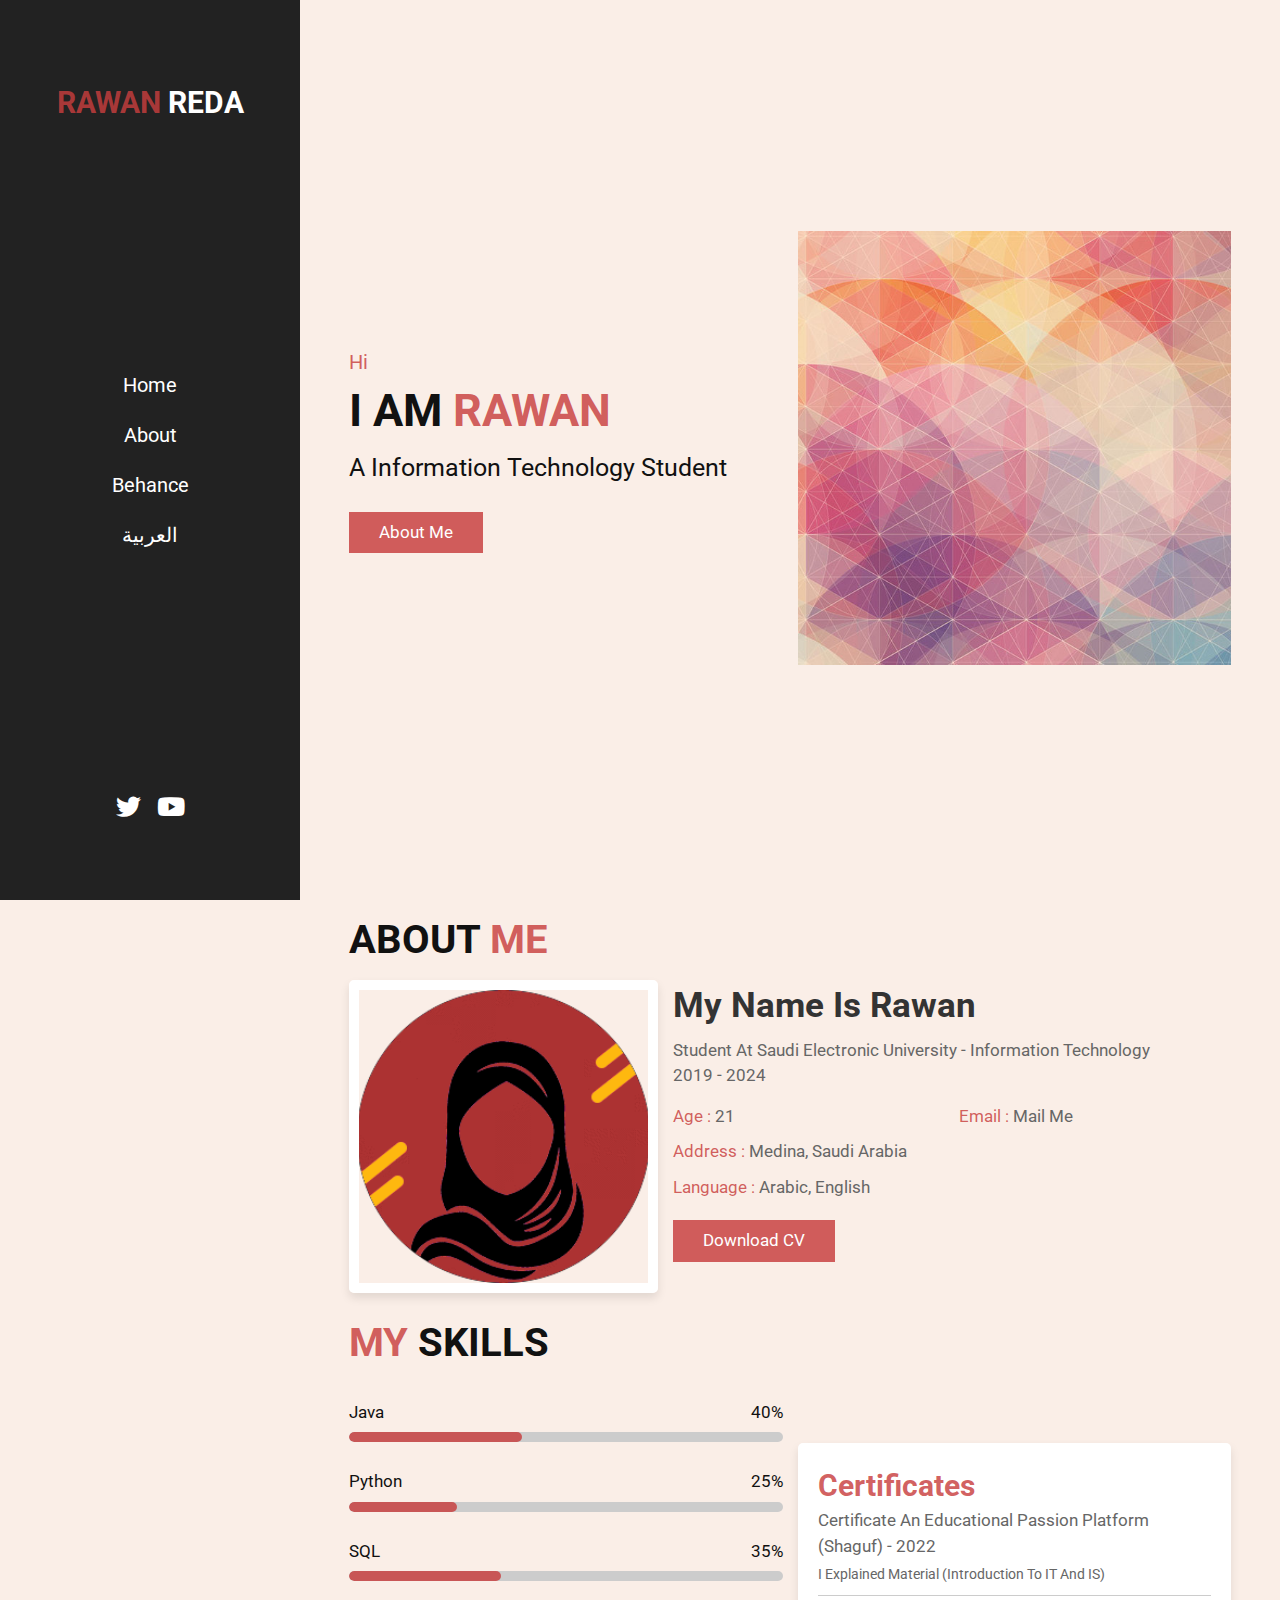
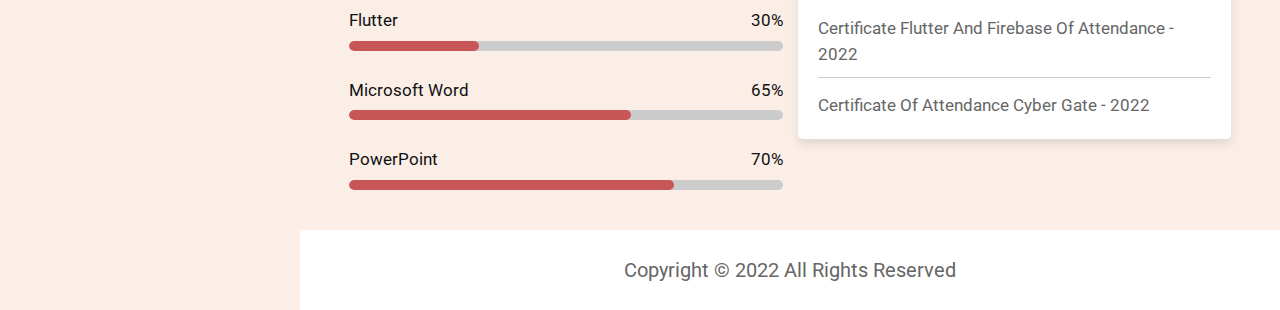
<file: index.html>
<!DOCTYPE html>
<html lang="en">
<head>
    <meta charset="UTF-8">
    <meta http-equiv="X-UA-Compatible" content="IE=edge">
    <meta name="viewport" content="width=device-width, initial-scale=1.0">
    <title>Rawan Reda</title>
    <link rel="stylesheet" href="https://cdnjs.cloudflare.com/ajax/libs/font-awesome/5.15.3/css/all.min.css">
    <link rel="stylesheet" href="style.css">

</head>
<body>

<div id="menu-bars" class="fas fa-bars"></div>
    
<!-- header   -->

<header>

    <a href="#" class="logo"> <span>Rawan</span> Reda</a>

    <nav class="navbar">
        <a href="#home">home</a>
        <a href="#about">about</a>
        <a href="https://www.behance.net/rawanreda4">behance</a>
        <a href="indexAr.html">العربية</a>
    </nav>

    <div class="follow">
        <a href="https://twitter.com/princess3t7" class="fab fa-twitter"></a>
        <a href="https://www.youtube.com/@Princess.133/about" class="fab fa-youtube"></a>
    </div>

</header>

<!-- header -->

<!-- Home  -->

<section class="home" id="home">

    <div class="content">
        <span class="hi"> hi </span>
        <h3> i am <span> Rawan </span> </h3>
        <p class="info">A Information Technology Student</p>
        <p class="text"></p>
        <a href="#about" class="btn">about me</a>
    </div>

   <div class="image">
        <img src="i.jpg">
    </div>

</section>

<!-- Home -->

<!-- About  -->

<section class="about" id="about">

<h1 class="heading"> about <span> me </span> </h1>

<div class="row-1">

    <div class="image">
        <img src="icon.png">
    </div>

    <div class="content">
        <h3> my name is Rawan</h3>
        <p>student at Saudi Electronic University - Information Technology <br> 2019 - 2024</p>
        <div class="box-container">
            <div class="box">
                <p> <span> age : </span> 21 </p>
                <p> <span> Address : </span> Medina, Saudi Arabia </p>
                <p> <span> language : </span> Arabic, English </p>
            </div>
            <div class="box">
                <p> <span> email : </span> <a href="mailto:Rawanreda12345678@gmail.com" style="color: #666;">Mail Me</a> </p>
        
            </div>
        </div>
        <a href="CV.pdf" class="btn" download="CV">download CV</a>
    </div>

</div>

<h1 class="heading"> <span> my </span> skills </h1>

<div class="row-2">

    <div class="skills">
        <div class="progress">
            <h3> Java <span> 40% </span> </h3>
            <div class="bar"> <span></span> </div>
        </div>
        <div class="progress">
            <h3> Python <span> 25% </span> </h3>
            <div class="bar"> <span></span> </div>
        </div>
        <div class="progress">
            <h3> SQL  <span> 35% </span> </h3>
            <div class="bar"> <span></span> </div>
        </div> 
        <div class="progress">
            <h3> Flutter  <span> 30% </span> </h3>
            <div class="bar"> <span></span> </div>
        </div> 
        <div class="progress">
            <h3> Microsoft Word  <span> 65% </span> </h3>
            <div class="bar"> <span></span> </div>
        </div> 
        <div class="progress">
            <h3> PowerPoint  <span> 70% </span> </h3>
            <div class="bar"> <span></span> </div>
        </div> 

    </div>

    <div class="box-container">

        <div class="box">
            <h3>Certificates</h3>

            <p>certificate An educational passion platform (Shaguf) - 2022</p>
            <p style="font-size: 14px;"> I explained material (introduction to IT and IS)</p>
            <br>
            <p>certificate flutter and firebase of attendance - 2022</p>
            <br>
            <p>Certificate of attendance Cyber Gate - 2022</p>
        </div>

    </div>

</div>

</section>

<!-- About  -->



<!-- footer -->
<footer class="footer">  Copyright © 2022 All rights reserved  </footer>



<script>

let menu = document.querySelector('#menu-bars');
let header = document.querySelector('header');

menu.onclick = () =>{
    menu.classList.toggle('fa-times');
    header.classList.toggle('active');
}

window.onscroll = () =>{
    menu.classList.remove('fa-times');
    header.classList.remove('active');
}

</script>

</body>
</html>
</file>
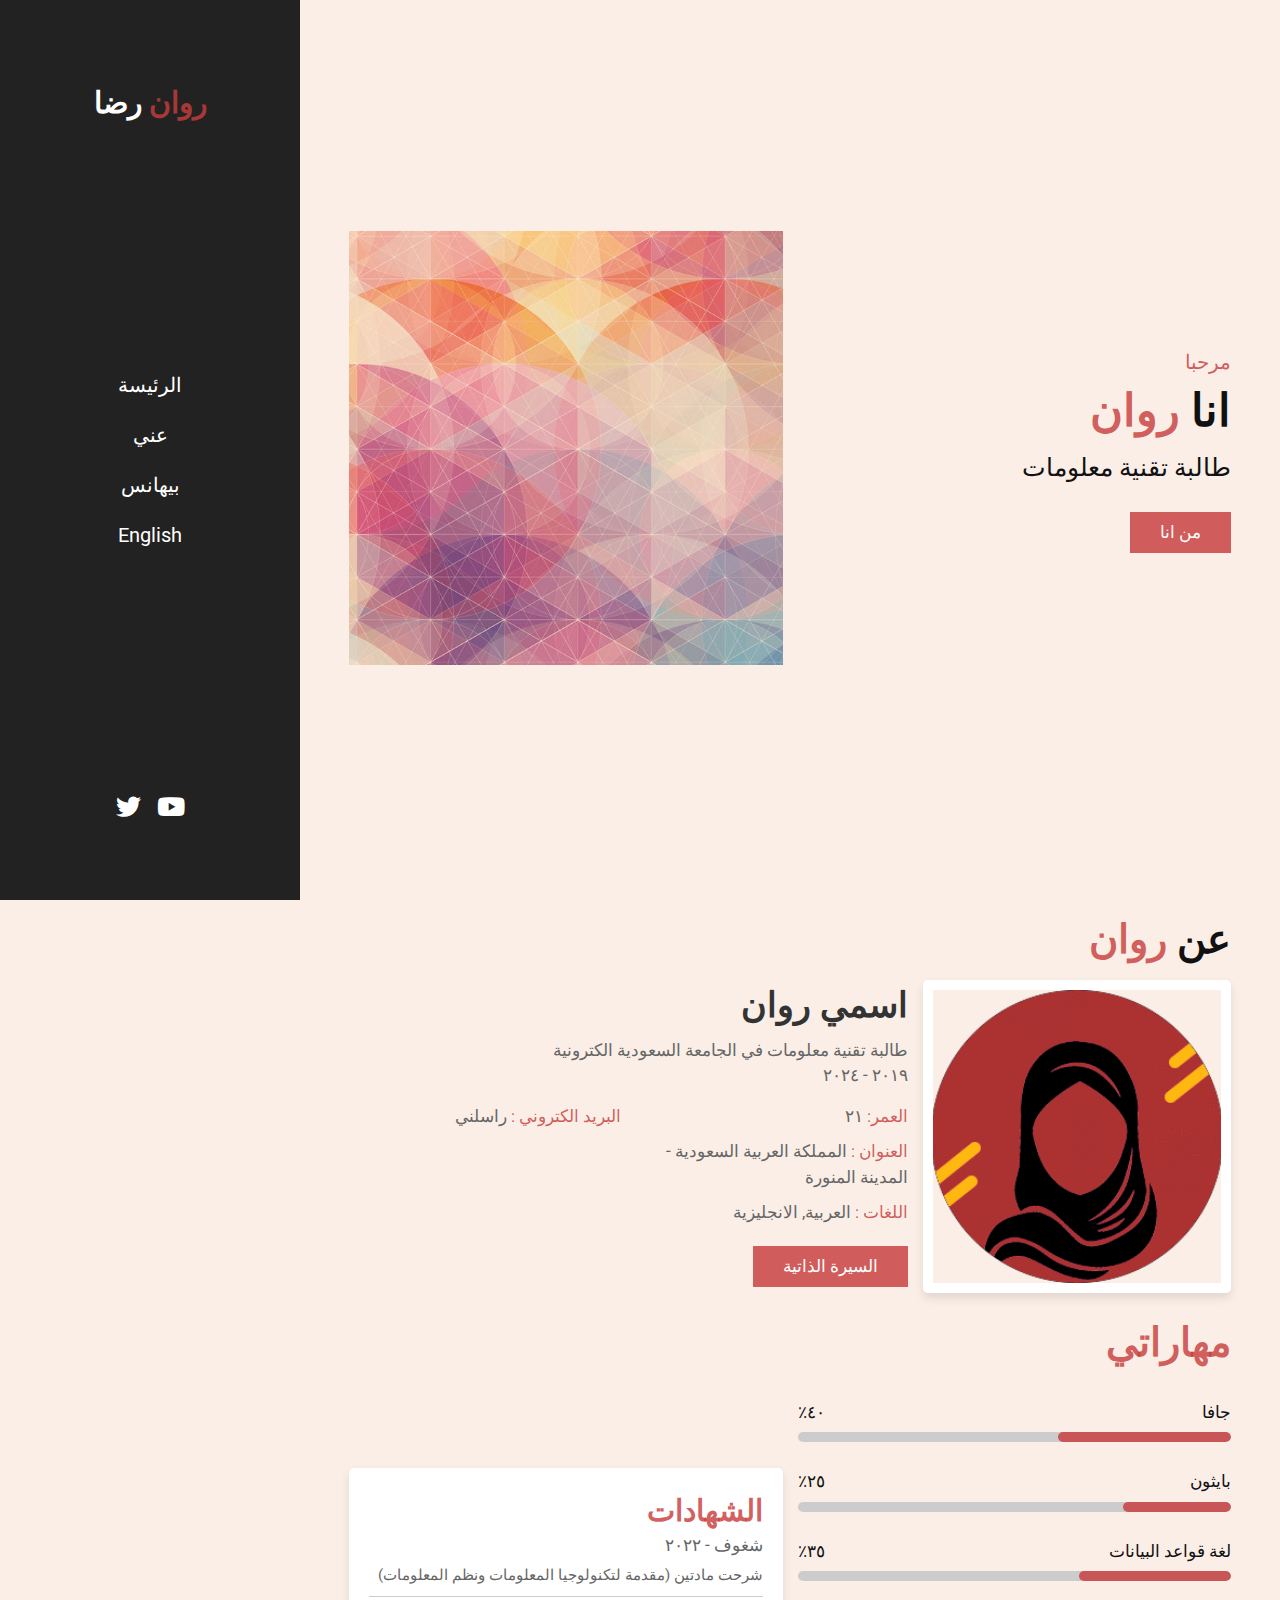
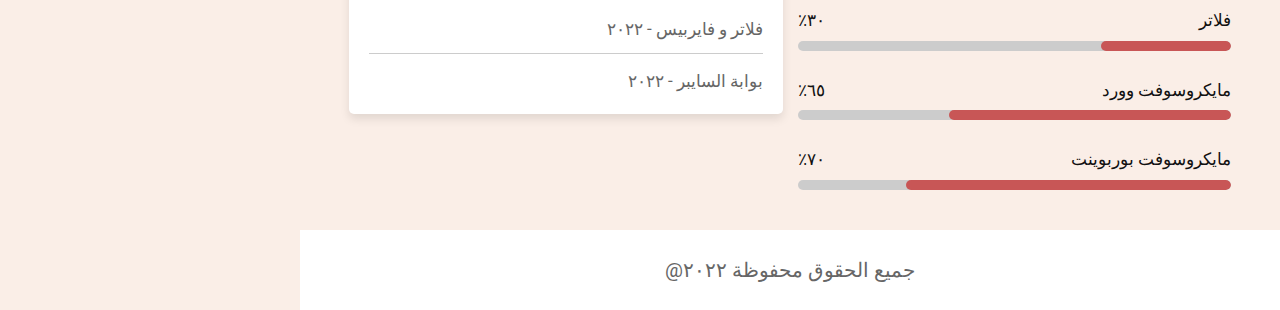
<file: indexAr.html>
<!DOCTYPE html>
<html lang="en">
<head>
    <meta charset="UTF-8">
    <meta http-equiv="X-UA-Compatible" content="IE=edge">
    <meta name="viewport" content="width=device-width, initial-scale=1.0">
    <title>روان رضا</title>
    <link rel="stylesheet" href="https://cdnjs.cloudflare.com/ajax/libs/font-awesome/5.15.3/css/all.min.css">
    <link rel="stylesheet" href="style.css">
    <link rel="preconnect" href="https://fonts.googleapis.com">
    <link rel="preconnect" href="https://fonts.gstatic.com" crossorigin>
    <link href="https://fonts.googleapis.com/css2?family=Tajawal:wght@200;300;400;500&display=swap" rel="stylesheet">
</head>
<body dir="rtl" style="font-family: 'Tajawal', sans-serif;
;">

<div id="menu-bars" class="fas fa-bars"></div>
    
<!-- header   -->

<header>

    <a href="#" class="logo"> <span>روان</span> رضا</a>

    <nav class="navbar">
        <a href="#home">الرئيسة</a>
        <a href="#about">عني</a>
        <a href="https://www.behance.net/rawanreda4">بيهانس</a>
        <a href="index.html">English</a>
    </nav>

    <div class="follow" dir="ltr">
        <a href="https://twitter.com/princess3t7" class="fab fa-twitter"></a>
        <a href="https://www.youtube.com/@Princess.133/about" class="fab fa-youtube"></a>
    </div>

</header>

<!-- header -->

<!-- Home  -->

<section class="home" id="home">

    <div class="content">
        <span class="hi">مرحبا </span>
        <h3>انا <span> روان </span></h3>
        <p class="info">طالبة تقنية معلومات</p>
        <p class="text"></p>
        <a href="#about" class="btn">من انا</a>
    </div>

   <div class="image">
        <img src="i.jpg">
    </div>

</section>

<!-- Home -->

<!-- About  -->

<section class="about" id="about">

<h1 class="heading"> عن  <span> روان </span> </h1>

<div class="row-1">

    <div class="image">
        <img src="icon.png">
    </div>

    <div class="content">
        <h3>اسمي روان</h3>
        <p>طالبة تقنية معلومات في الجامعة السعودية الكترونية<br> ٢٠١٩ - ٢٠٢٤</p>
        <div class="box-container">
            <div class="box" >
                <p> <span> العمر: </span>  ٢١</p>
                <p> <span> العنوان : </span> المملكة العربية السعودية - المدينة المنورة</p>
                <p> <span> اللغات : </span> العربية, الانجليزية </p>
            </div>
            <div class="box">
                <p> <span> البريد الكتروني :  </span> <a href="mailto:Rawanreda12345678@gmail.com" style="color: #666;">راسلني</a> </p>
        
            </div>
        </div>
        <a  href="CV.pdf" class="btn" download="CV"> السيرة الذاتية</a>
    </div>

</div>

<h1 class="heading"> <span> مهاراتي </span> </h1>

<div class="row-2">
   
    <div class="skills">
        <div class="progress">
            <h3> جافا <span> ٤٠٪</span> </h3>
            <div class="bar"> <span></span> </div>
        </div>
        <div class="progress">
            <h3> بايثون <span> ٢٥٪</span> </h3>
            <div class="bar"> <span></span> </div>
        </div>
        <div class="progress">
            <h3> لغة قواعد البيانات  <span> ٣٥٪ </span> </h3>
            <div class="bar"> <span></span> </div>
        </div> 
        <div class="progress">
            <h3> فلاتر  <span> ٣٠٪ </span> </h3>
            <div class="bar"> <span></span> </div>
        </div> 
        <div class="progress">
            <h3> مايكروسوفت وورد  <span> ٦٥٪ </span> </h3>
            <div class="bar"> <span></span> </div>
        </div> 
        <div class="progress">
            <h3> مايكروسوفت بوربوينت  <span> ٧٠٪ </span> </h3>
            <div class="bar"> <span></span> </div>
        </div> 

    </div>

    <div class="box-container">

        <div class="box">
            <h3>الشهادات</h3>

            <p> شغوف  - ٢٠٢٢</p>
            <p style="font-size: 15px;  ">شرحت مادتين (مقدمة لتكنولوجيا المعلومات ونظم المعلومات)</p>
            <br>
            <p> فلاتر و فايربيس - ٢٠٢٢</p>
            <br>
            <p>بوابة السايبر - ٢٠٢٢</p>
        </div>

    </div>

</div>

</section>

<!-- About  -->



<!-- footer -->
<footer class="footer">  جميع الحقوق محفوظة ٢٠٢٢@    </footer>



<script>

let menu = document.querySelector('#menu-bars');
let header = document.querySelector('header');

menu.onclick = () =>{
    menu.classList.toggle('fa-times');
    header.classList.toggle('active');
}

window.onscroll = () =>{
    menu.classList.remove('fa-times');
    header.classList.remove('active');
}

</script>

</body>
</html>
</file>
<file: style.css>
@import url('https://fonts.googleapis.com/css2?family=Roboto:wght@100;300;400;500;700&display=swap');

:root{
    --main-color:#c83e3ed3;
}

*{
    font-family: 'Roboto', sans-serif;
    margin:0; padding:0;
    box-sizing: border-box;
    outline: none; border:none;
    text-decoration: none;
    text-transform: capitalize;
    transition: all .2s linear;
    line-height: 1.5;
}

html{
    font-size: 62.5%;
    overflow-x: hidden;
    scroll-behavior: smooth;
}

body{
    background: #faeee7;
    padding-left: 30rem;
}

section{
    padding:1rem 5%;
    min-height: 100vh;
}

.heading{
    font-size: 4rem;
    padding-bottom: 1rem;
    color:#111;
    text-transform: uppercase;
}

.heading span{
    color:var(--main-color);
    text-transform: uppercase;
}

.btn{
    display: inline-block;
    margin-top: 1rem;
    padding:.8rem 3rem;
    background:var(--main-color);
    color:#fff;
    cursor: pointer;
    font-size: 1.7rem;
}

.btn:hover{
    background:#111;
    letter-spacing: .2rem;
}

header{
    position: fixed;
    top:0; left:0; bottom:0;
    background:#222222;
    display: flex;
    align-items: center;
    justify-content: space-between;
    z-index: 1000;
    flex-flow: column;
    padding:8rem 2rem;
    width:30rem;
    text-align: center;
}

header .logo{
    text-transform: uppercase;
    color:#fff;
    font-size: 3rem;
    font-weight: bolder;
}

header .logo span{
    text-transform: uppercase;
    color:var(--main-color);
}

header .navbar a{
    display: block;
    font-size: 2rem;
    color:#fff;
    margin:2rem 0;
}

header .navbar a:hover{
    letter-spacing: .2rem;
    color:var(--main-color);
}

header .follow a{
    font-size: 2.5rem;
    color:#fff;
    margin:0 .7rem;
}

header .follow a:hover{
    color:var(--main-color);
}

#menu-bars{
    position: fixed;
    top:1rem; right: 1rem;
    z-index: 10000;
    background:var(--main-color);
    color:#fff;
    border-radius: .5rem;
    padding:1rem 1.5rem;
    font-size: 3rem;
    cursor:pointer;
    display: none;
}

.home{
    display: flex;
    align-items: center;
    flex-wrap: wrap;
    gap:1.5rem;
}

.home .image{
    flex:1 1 40rem;
}

.home .image img{
    width:100%;
}

.home .content{
    flex:1 1 40rem;
}

.home .content .hi{
    font-size: 2rem;
    color:var(--main-color);
}

.home .content h3{
    font-size: 4.5rem;
    color:#111;
    text-transform: uppercase;
}

.home .content h3 span{
    color:var(--main-color);
    text-transform: uppercase;
}

.home .content .info{
    font-size: 2.5rem;
    color:#111;
    padding:.5rem 0;
}

.home .content .text{
    font-size: 1.7rem;
    color:#666;
    padding:.5rem 0;
}

.about .row-1{
    display: flex;
    flex-wrap: wrap;
    gap:1.5rem;
    padding-bottom: 2rem;
}

.about .row-1 .image{
    flex:1 1 25rem;
}

.about .row-1 .image img{
    height: 100%;
    width:100%;
    object-fit: cover;
    border:1rem solid #fff;
    border-radius: .5rem;
    box-shadow: 0 .5rem 1rem rgba(0,0,0,.1);
}

.about .row-1 .content{
    flex:1 1 50rem;
}

.about .row-1 .content h3{
    color:#333;
    font-size: 3.5rem;
}

.about .row-1 .content p{
    color:#666;
    font-size: 1.7rem;
    padding:.5rem 0;
}

.about .row-1 .content .box-container{
    display: flex;
    flex-wrap: wrap;
    gap:1.5rem;
    padding: 0.5rem 0;
}

.about .row-1 .content .box-container .box{
    flex:1 1 20rem;
}

.about .row-1 .content .box-container .box span{
    color:var(--main-color);
}

.about .row-2{
    display: flex;
    flex-wrap: wrap;
    gap:1.5rem;
    align-items: center;
}

.about .row-2 .skills{
    flex:1 1 40rem;
}

.about .row-2 .skills .progress{
    padding:1rem 0;
}

.about .row-2 .skills .progress h3{
    display: flex;
    justify-content: space-between;
    padding:.7rem 0;
    font-size: 1.7rem;
    color:#111;
    font-weight: 400;
}

.about .row-2 .skills .progress .bar{
    width:100%;
    background:#ccc;
    overflow:hidden;
    height:1rem;
    border-radius: 50rem;
}

.about .row-2 .skills .progress .bar span{
    display:block;
    height:100%;
    background:var(--main-color);
    border-radius: 50rem;
}

.about .row-2 .skills .progress:nth-child(1) .bar span{
    width:40%;
}

.about .row-2 .skills .progress:nth-child(2) .bar span{
    width:25%;
}

.about .row-2 .skills .progress:nth-child(3) .bar span{
    width:35%;
}
.about .row-2 .skills .progress:nth-child(4) .bar span{
    width:30%;
}
.about .row-2 .skills .progress:nth-child(5) .bar span{
    width:65%;
}
.about .row-2 .skills .progress:nth-child(6) .bar span{
    width:75%;
}



.about .row-2 .box-container{
    flex:1 1 40rem;
    display: flex;
    flex-wrap: wrap;
    gap:1.5rem;
}

.about .row-2 .box-container .box{
    flex:1 1 15rem;
    background:#fff;
    padding:2rem;
    border-radius: .5rem;
    box-shadow: 0 .5rem 1rem rgba(0,0,0,.1);
}

.about .row-2 .box-container .box h3{
    color:var(--main-color);
    font-size: 3rem;
}

.about .row-2 .box-container .box p{
    color:#666;
    font-size: 1.7rem;
    padding-top: .5rem;
    border-bottom: 1px solid #ccc;
    padding-bottom: 10px;
}
.about .row-2 .box-container .box p:last-of-type,
.about .row-2 .box-container .box p:first-of-type{
    border: none;
    padding: 0;
}


.footer{
    margin-top: 2rem;
    font-size: 2rem;
    padding:2.5rem;
    text-align: center;
    color:#666;
    background: #fff;
}

.footer span{
    color:var(--main-color);
}

/* media queries  */
@media (max-width:991px){

    html{
        font-size: 55%;
    }
    
    body{
        padding: 0;
    }

    #menu-bars{
        display: initial;
    }

    header{
        left:-120%;
    }

    header.active{
        left:0%;
    }
}

@media (max-width:768px) {
    .home .image{
        display: none;
    }    
    header .navbar a {
        font-size: 3.5rem;
    }
    header .follow a{
        font-size: 3.5rem;
    }

}

@media (max-width:450px){

    html{
        font-size: 50%;
    }

    header{
        width:100%;
    }
}
</file>
